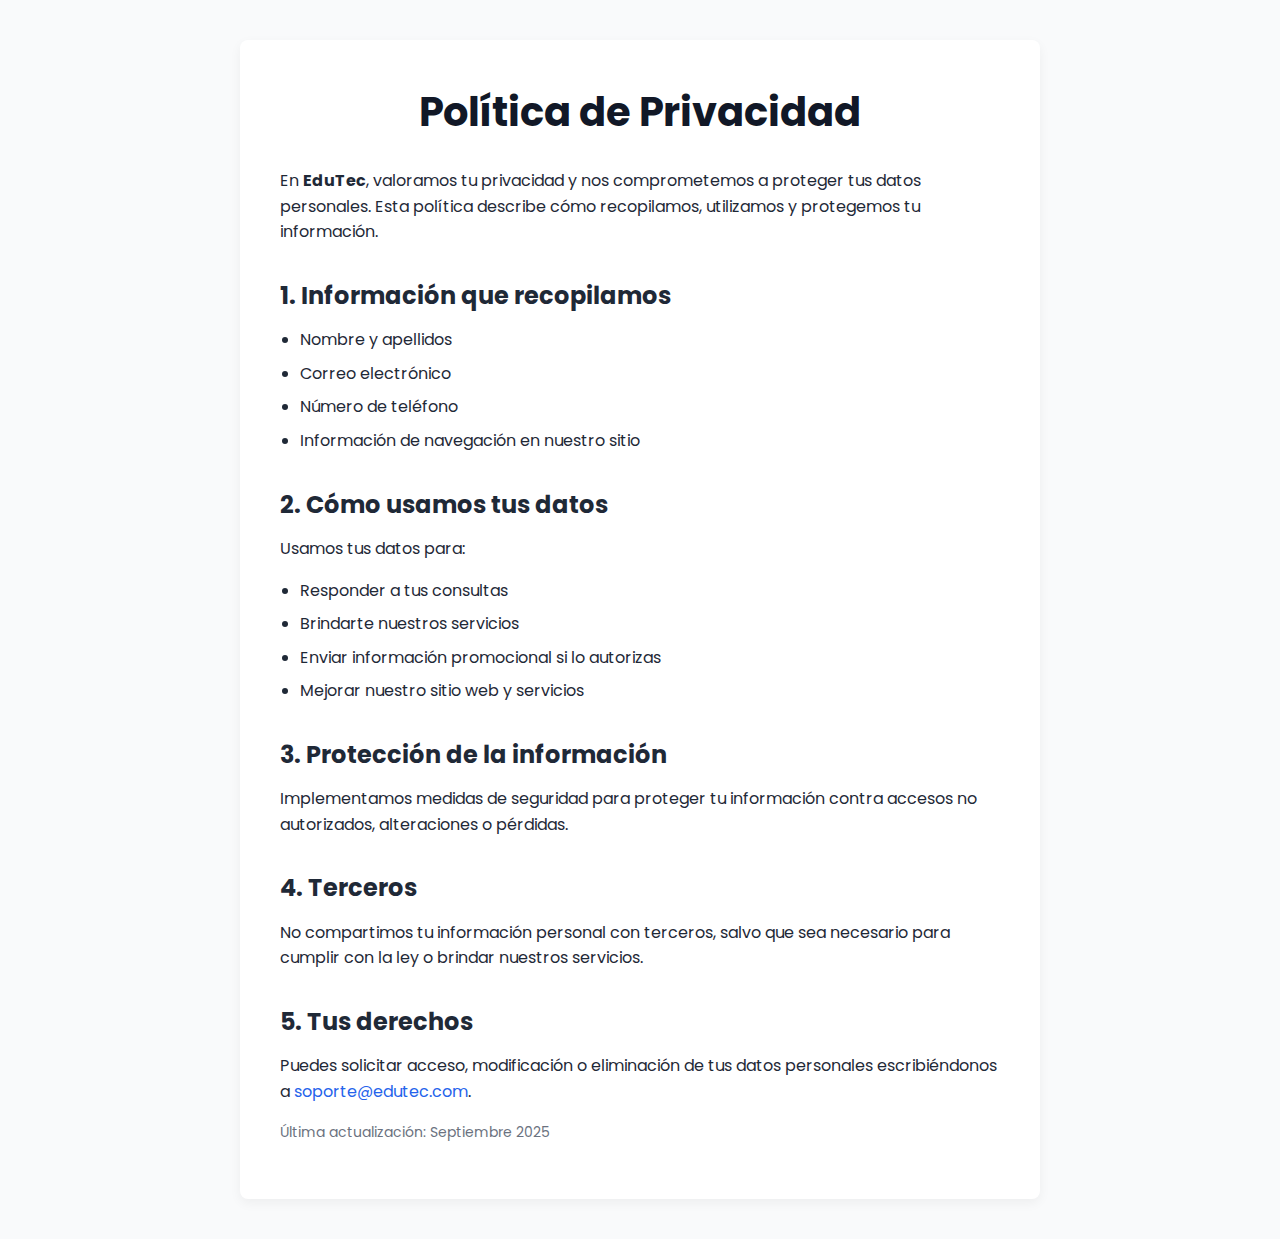
<file: politica-privacidad.html>
<!DOCTYPE html>
<html lang="es">
<head>
    <meta charset="UTF-8">
    <meta name="viewport" content="width=device-width, initial-scale=1.0">
    <title>Política de Privacidad - EduTec</title>
    <link rel="stylesheet" href="pri-ter.css"> 
    <link rel="stylesheet" href="https://fonts.googleapis.com/css2?family=Poppins:wght@300;400;500;600;700&display=swap">

</head>
<body>
    <main class="container mx-auto px-4 py-12 text-gray-800">
        <h1 class="text-3xl font-bold mb-6" align="center">Política de Privacidad</h1>

        <p class="mb-4">En <strong>EduTec</strong>, valoramos tu privacidad y nos comprometemos a proteger tus datos personales. Esta política describe cómo recopilamos, utilizamos y protegemos tu información.</p>

        <h2 class="text-2xl font-semibold mt-6 mb-2">1. Información que recopilamos</h2>
        <ul class="list-disc ml-6 mb-4">
            <li>Nombre y apellidos</li>
            <li>Correo electrónico</li>
            <li>Número de teléfono</li>
            <li>Información de navegación en nuestro sitio</li>
        </ul>

        <h2 class="text-2xl font-semibold mt-6 mb-2">2. Cómo usamos tus datos</h2>
        <p class="mb-4">Usamos tus datos para:</p>
        <ul class="list-disc ml-6 mb-4">
            <li>Responder a tus consultas</li>
            <li>Brindarte nuestros servicios</li>
            <li>Enviar información promocional si lo autorizas</li>
            <li>Mejorar nuestro sitio web y servicios</li>
        </ul>

        <h2 class="text-2xl font-semibold mt-6 mb-2">3. Protección de la información</h2>
        <p class="mb-4">Implementamos medidas de seguridad para proteger tu información contra accesos no autorizados, alteraciones o pérdidas.</p>

        <h2 class="text-2xl font-semibold mt-6 mb-2">4. Terceros</h2>
        <p class="mb-4">No compartimos tu información personal con terceros, salvo que sea necesario para cumplir con la ley o brindar nuestros servicios.</p>

        <h2 class="text-2xl font-semibold mt-6 mb-2">5. Tus derechos</h2>
        <p class="mb-4">Puedes solicitar acceso, modificación o eliminación de tus datos personales escribiéndonos a <a href="mailto:soporte@edutec.com" class="text-blue-600">soporte@edutec.com</a>.</p>

        <p class="mt-6 text-sm text-gray-500">Última actualización: Septiembre 2025</p>
    </main>
</body>
</html>
</file>
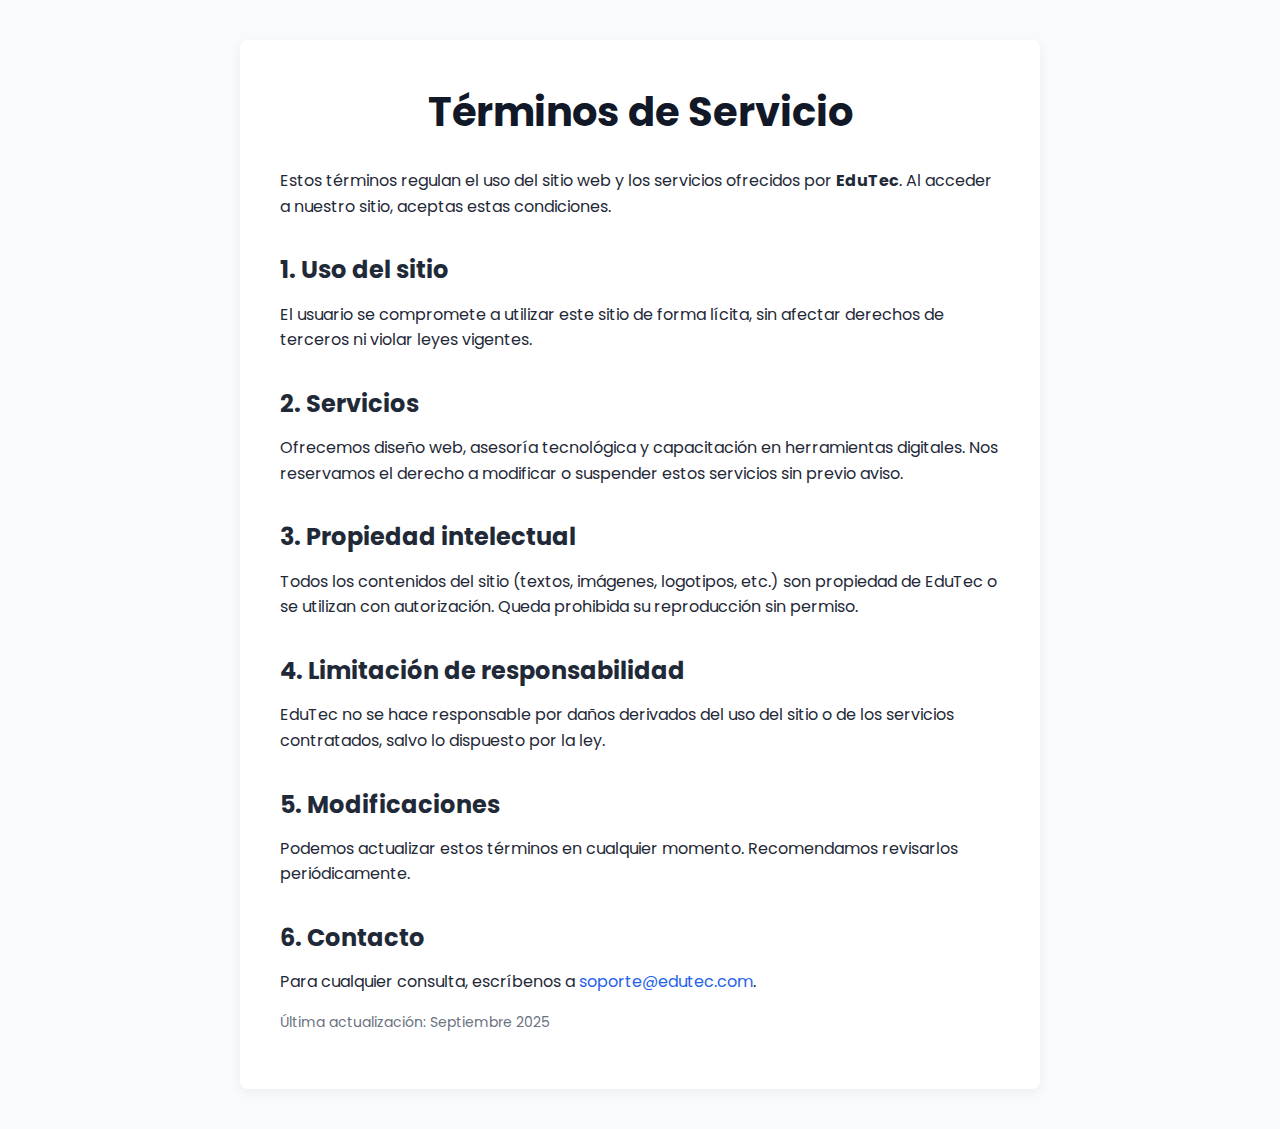
<file: terminos-servicio.html>
<!DOCTYPE html>
<html lang="es">
<head>
    <meta charset="UTF-8">
    <meta name="viewport" content="width=device-width, initial-scale=1.0">
    <title>Términos de Servicio - EduTec</title>
    <link rel="stylesheet" href="pri-ter.css">
        <link rel="stylesheet" href="https://fonts.googleapis.com/css2?family=Poppins:wght@300;400;500;600;700&display=swap">

</head>
<body>
    <main class="container mx-auto px-4 py-12 text-gray-800">
        <h1 class="text-3xl font-bold mb-6" align="center">Términos de Servicio</h1>

        <p class="mb-4">Estos términos regulan el uso del sitio web y los servicios ofrecidos por <strong>EduTec</strong>. Al acceder a nuestro sitio, aceptas estas condiciones.</p>

        <h2 class="text-2xl font-semibold mt-6 mb-2">1. Uso del sitio</h2>
        <p class="mb-4">El usuario se compromete a utilizar este sitio de forma lícita, sin afectar derechos de terceros ni violar leyes vigentes.</p>

        <h2 class="text-2xl font-semibold mt-6 mb-2">2. Servicios</h2>
        <p class="mb-4">Ofrecemos diseño web, asesoría tecnológica y capacitación en herramientas digitales. Nos reservamos el derecho a modificar o suspender estos servicios sin previo aviso.</p>

        <h2 class="text-2xl font-semibold mt-6 mb-2">3. Propiedad intelectual</h2>
        <p class="mb-4">Todos los contenidos del sitio (textos, imágenes, logotipos, etc.) son propiedad de EduTec o se utilizan con autorización. Queda prohibida su reproducción sin permiso.</p>

        <h2 class="text-2xl font-semibold mt-6 mb-2">4. Limitación de responsabilidad</h2>
        <p class="mb-4">EduTec no se hace responsable por daños derivados del uso del sitio o de los servicios contratados, salvo lo dispuesto por la ley.</p>

        <h2 class="text-2xl font-semibold mt-6 mb-2">5. Modificaciones</h2>
        <p class="mb-4">Podemos actualizar estos términos en cualquier momento. Recomendamos revisarlos periódicamente.</p>

        <h2 class="text-2xl font-semibold mt-6 mb-2">6. Contacto</h2>
        <p class="mb-4">Para cualquier consulta, escríbenos a <a href="mailto:soporte@edutec.com" class="text-blue-600">soporte@edutec.com</a>.</p>

        <p class="mt-6 text-sm text-gray-500">Última actualización: Septiembre 2025</p>
    </main>
</body>
</html>
</file>
<file: pri-ter.css>
/* === Reset básico === */
* {
  margin: 0;
  padding: 0;
  box-sizing: border-box;

}

/* === Estilos generales === */
body {
  font-family: 'Poppins';
  line-height: 1.6;
  background-color: #f9fafb;
  color: #1f2937; /* gris oscuro */
  padding: 40px 20px;
}

/* === Contenedor principal === */
main {
  max-width: 800px;
  margin: 0 auto;
  background-color: #ffffff;
  padding: 40px;
  border-radius: 8px;
  box-shadow: 0 4px 12px rgba(0, 0, 0, 0.05);
}

/* === Títulos === */
h1 {
  font-size: 2.5rem;
  color: #111827; /* gris muy oscuro */
  margin-bottom: 24px;
}

h2 {
  font-size: 1.5rem;
  color: #1f2937;
  margin-top: 32px;
  margin-bottom: 12px;
}

/* === Párrafos y listas === */
p {
  margin-bottom: 16px;
  font-size: 1rem;
}

ul {
  margin-bottom: 24px;
  padding-left: 20px;
}

li {
  margin-bottom: 8px;
}

/* === Enlaces === */
a {
  color: #2563eb; /* azul */
  text-decoration: none;
}

a:hover {
  text-decoration: underline;
}

/* === Texto pequeño === */
.text-sm {
  font-size: 0.875rem;
  color: #6b7280;
}

/* === Responsive === */
@media (max-width: 600px) {
  main {
    padding: 20px;
  }

  h1 {
    font-size: 2rem;
  }

  h2 {
    font-size: 1.25rem;
  }
}
</file>
